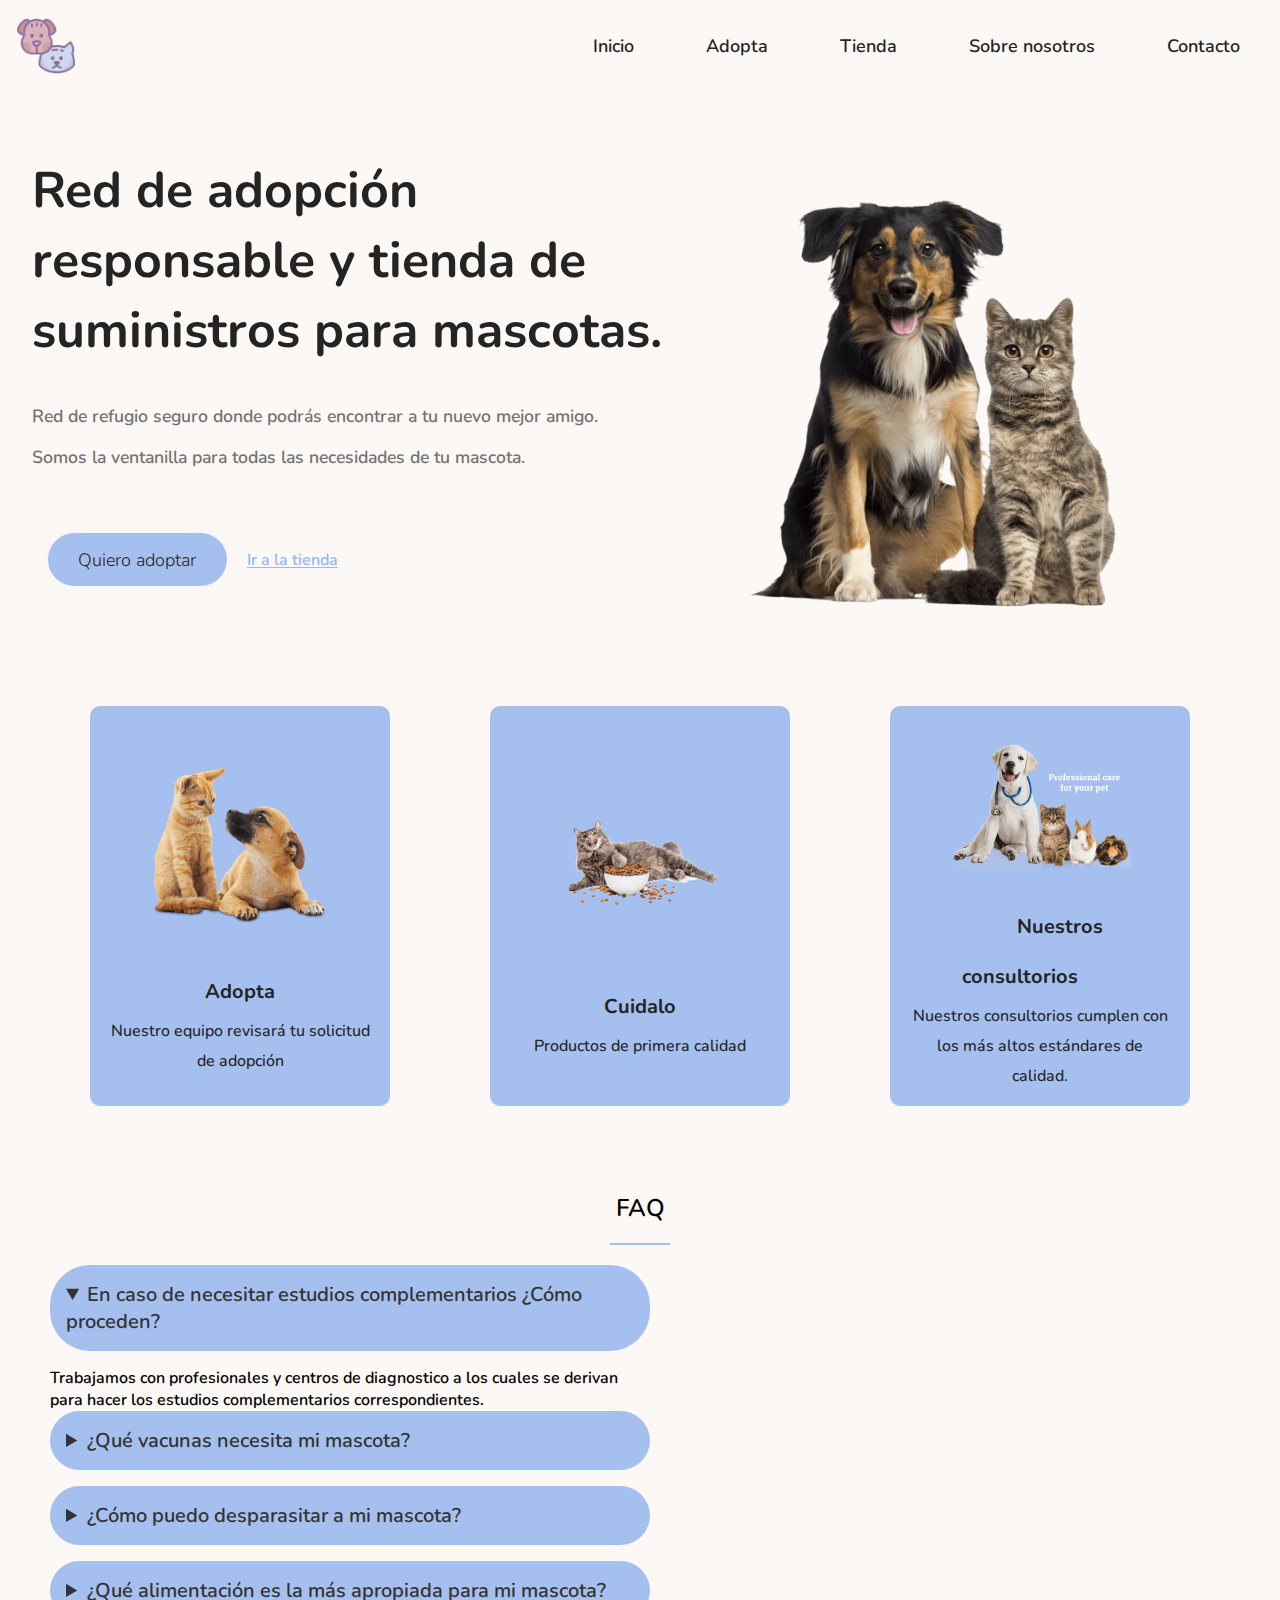
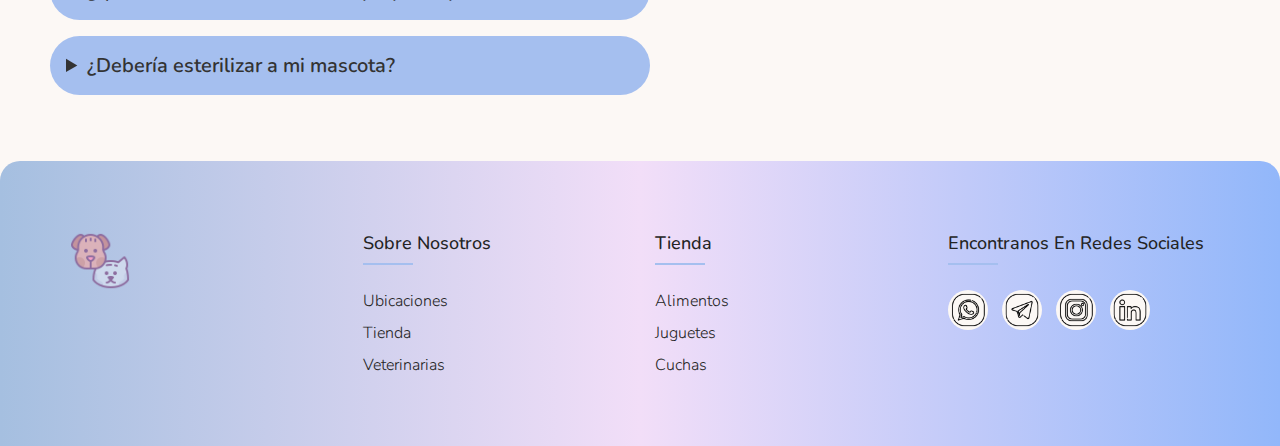
<file: index.html>
<!DOCTYPE html>
<html lang="en">

<head>
  <meta charset="UTF-8" />
  <meta http-equiv="X-UA-Compatible" content="IE=edge" />
  <meta name="viewport" content="width=device-width, initial-scale=1.0" />
  <link rel="icon" href="./icons/icons8-pets-64.ico" />
  <link rel="stylesheet" href="css/style.css" />
  <link rel="preconnect" href="https://fonts.googleapis.com">
  <link rel="preconnect" href="https://fonts.gstatic.com" crossorigin>
  <link href="https://fonts.googleapis.com/css2?family=Nunito:wght@300;500;600;700&display=swap" rel="stylesheet">
  <title>DyC: cuida a tus amigos</title>
</head>

<body>

  <header>
    <div class="logo">
      <img src="./icons/icons8-pets-64-colored.png" alt="logo" />
      <!-- <h2>D&C</h2> -->
    </div>

    <nav>
      <div class="desktop-menu">
        <ul>
          <li><a href="./index.html">Inicio</a></li>
          <li><a href="">Adopta</a></li>
          <li><a href="">Tienda</a></li>
          <li><a href="">Sobre nosotros</a></li>
          <li><a href="./contacto.html">Contacto</a></li>
        </ul>
      </div>


      <img src="./icons/icons8-menu-64.png" alt="menu" class="menu">
      <div class="mobile-menu inactive">
        <ul>
          <li><a href="./index.html">Inicio</a></li>
          <li><a href="">Adopta</a></li>
          <li><a href="">Tienda</a></li>
          <li><a href="">Sobre nosotros</a></li>
          <li><a href="./contacto.html">Contacto</a></li>
        </ul>
      </div>

    </nav>
    </div>



    </div>
  </header>



  <main>
    <div class="main-container">


      <section class="left">
        <div class="title">
          <h1>Red de adopción <br> responsable y
            tienda de <br>suministros para mascotas.</h1>
        </div>
        <p class="text">
          Red de refugio seguro donde podrás encontrar a tu nuevo mejor amigo.
          Somos la ventanilla para todas las necesidades de tu mascota.

        </p>
        <a href="" class="button adopt">
          Quiero adoptar
        </a>
        <a href="" class="link">Ir a la tienda</a>

      </section>


      <section class="right">
        <img src="./images/dogandcat.png" alt="perro y gato" class="cat-and-dog">
      </section>

    </div>

    <section class="info">

      <div class="box-info">
        <div class="img-product"> <img src="./images/pngwing.com.png" alt=""></div>
        <a href="./adopta.html">
          <div class="img-text">
            <span class="img-title">Adopta</span>
            <p>Nuestro equipo revisará tu solicitud de adopción</p>
          </div>
        </a>

      </div>

      <div class="box-info">
        <div class="img-product"><img src="./images/cat-and-cat-food.png" alt=""></div>
        <a href="./tienda.html">
          <div class="img-text">
            <span class="img-title">Cuidalo</span>
            <p>Productos de primera calidad</p>
          </div>
        </a>
      </div>

      <div class="box-info">
        <div class="img-product"><img src="/images/profesionals.png" alt=""></div>
        <a href="./sobre-nosotros.html">
          <div class="img-text">
            <span class="img-title">Nuestros consultorios</span>
            <p>Nuestros consultorios cumplen con los más altos estándares de calidad.</p>
          </div>
        </a>
      </div>

    </section>
    </div>

    <div class="faq">
      <div class="faq-title">
        <h2>FAQ</h2>
      </div> 
      <details open>
        <summary>En caso de necesitar estudios complementarios ¿Cómo proceden?</summary>
        <div class="faq-content">
          <p>Trabajamos con profesionales y centros de diagnostico a los cuales se derivan para hacer los estudios complementarios correspondientes.</p>
        </div>
      </details>
      <details>
        <summary>¿Qué vacunas necesita mi mascota?</summary>
        <div class="faq-content">
          <p>Como es lógico, cada mascota necesita vacunas diferentes, dependiendo de la raza, la ubicación y el momento de su vida. El veterinario puede darte información valiosísima sobre las necesidades médicas particulares de tu mascota; dispondrá de un calendario de vacunación. Las vacunas más frecuentes en el caso de los perros son la del moquillo,  parvovirus,  influenza,  rabia,  hepatitis  y  leptospirosis, entre otras.</p>
        </div>
      </details>
      <details>
        <summary>¿Cómo puedo desparasitar a mi mascota?</summary>
        <div class="faq-content">
          <p>Esto también depende mucho de la zona de residencia del animal, así como de su estilo de vida. Un perro que pasa la mayor parte del día en el exterior se expone a más parásitos que los que viven en interior y sólo salen a la calle en los momentos de paseo y ejercicio. En función de las necesidades concretas de tu amigo, nuestro veterinario decidirá qué es lo que más le conviene. Como probablemente ya sepas, existen dos tipos de medicamentos antiparasitarios, internos y externos, y cada uno tiene una finalidad diferente. No es cuestión de elegir, sino que se complementan uno a otro, los dos son necesarios. Los antiparasitarios se presentan de diferentes maneras, como en pastillas, en spray, pipetas, jarabes…</p>
        </div>
      </details>
      <details>
        <summary>¿Qué alimentación es la más apropiada para mi mascota?</summary>
        <div class="faq-content">
          <p>La alimentación correcta (tanto el tipo como la cantidad) depende de diferentes factores, como la edad, el tamaño, el nivel de actividad de la mascota, e incluso se fabrican piensos especialmente indicados para razas concretas. Nuestro Veterinario les dirá el tamaño y periodicidad de las dosis diarias. Otra cosa importante a tener en cuenta son las golosinas. Es importante saber bien cuáles son más sanas y qué cantidades convienen más para mantener una buena salud y evitar el sobrepeso de tu mascota.</p>
        </div>
      </details>
      <details>
        <summary>¿Debería esterilizar a mi mascota?</summary>
        <div class="faq-content">
          <p>A no ser que desees que tu perro o gato tenga cachorritos, los veterinarios recomiendan esterilizarlos. Así, además de evitar camadas no deseadas, también prevendremos ciertas enfermedades. Nuestro Veterinario les dirá cuál es el momento más apropiado para esterilizar a tu mascota. No tengas miedo de la operación, se trata de una cirugía sencilla que no suele presentar complicaciones.</p>
        </div>
      </details>
    </div>
  </main>
</body>

<footer class="footer">
  <div class="footer-container">
    <div class="row">
      <div class="footer-col">
        
        <ul>
          <li class="logo"><img src="./icons/icons8-pets-64-colored.png" alt=""></li>
        </ul>
      </div>
      <div class="footer-col">
        <h4>sobre nosotros</h4>
        <ul>
          <li><a href="#">ubicaciones</a></li>
          <li><a href="#">tienda</a></li>
          <li><a href="#">veterinarias</a></li>
        </ul>
      </div>
      <div class="footer-col">
        <h4>tienda</h4>
        <ul>
          <li><a href="#">alimentos</a></li>
          <li><a href="#">juguetes</a></li>
          <li><a href="#">cuchas</a></li>
        </ul>
      </div>
      <div class="footer-col">
        <h4>encontranos en redes sociales</h4>
        <div class="social-links">
          <a href="#"><img src="./icons/whatsapp.png" alt=""></a>
          <a href="#"><img src="./icons/telegrama.png" alt=""></a>
          <a href="#"><img src="./icons/instagram.png" alt=""></a>
          <a href="#"><img src="./icons/linkedin.png" alt=""></a>
        </div>
      </div>
    </div>
  </div>
</footer>


<script src="./main.js"></script>
</html>
</file>
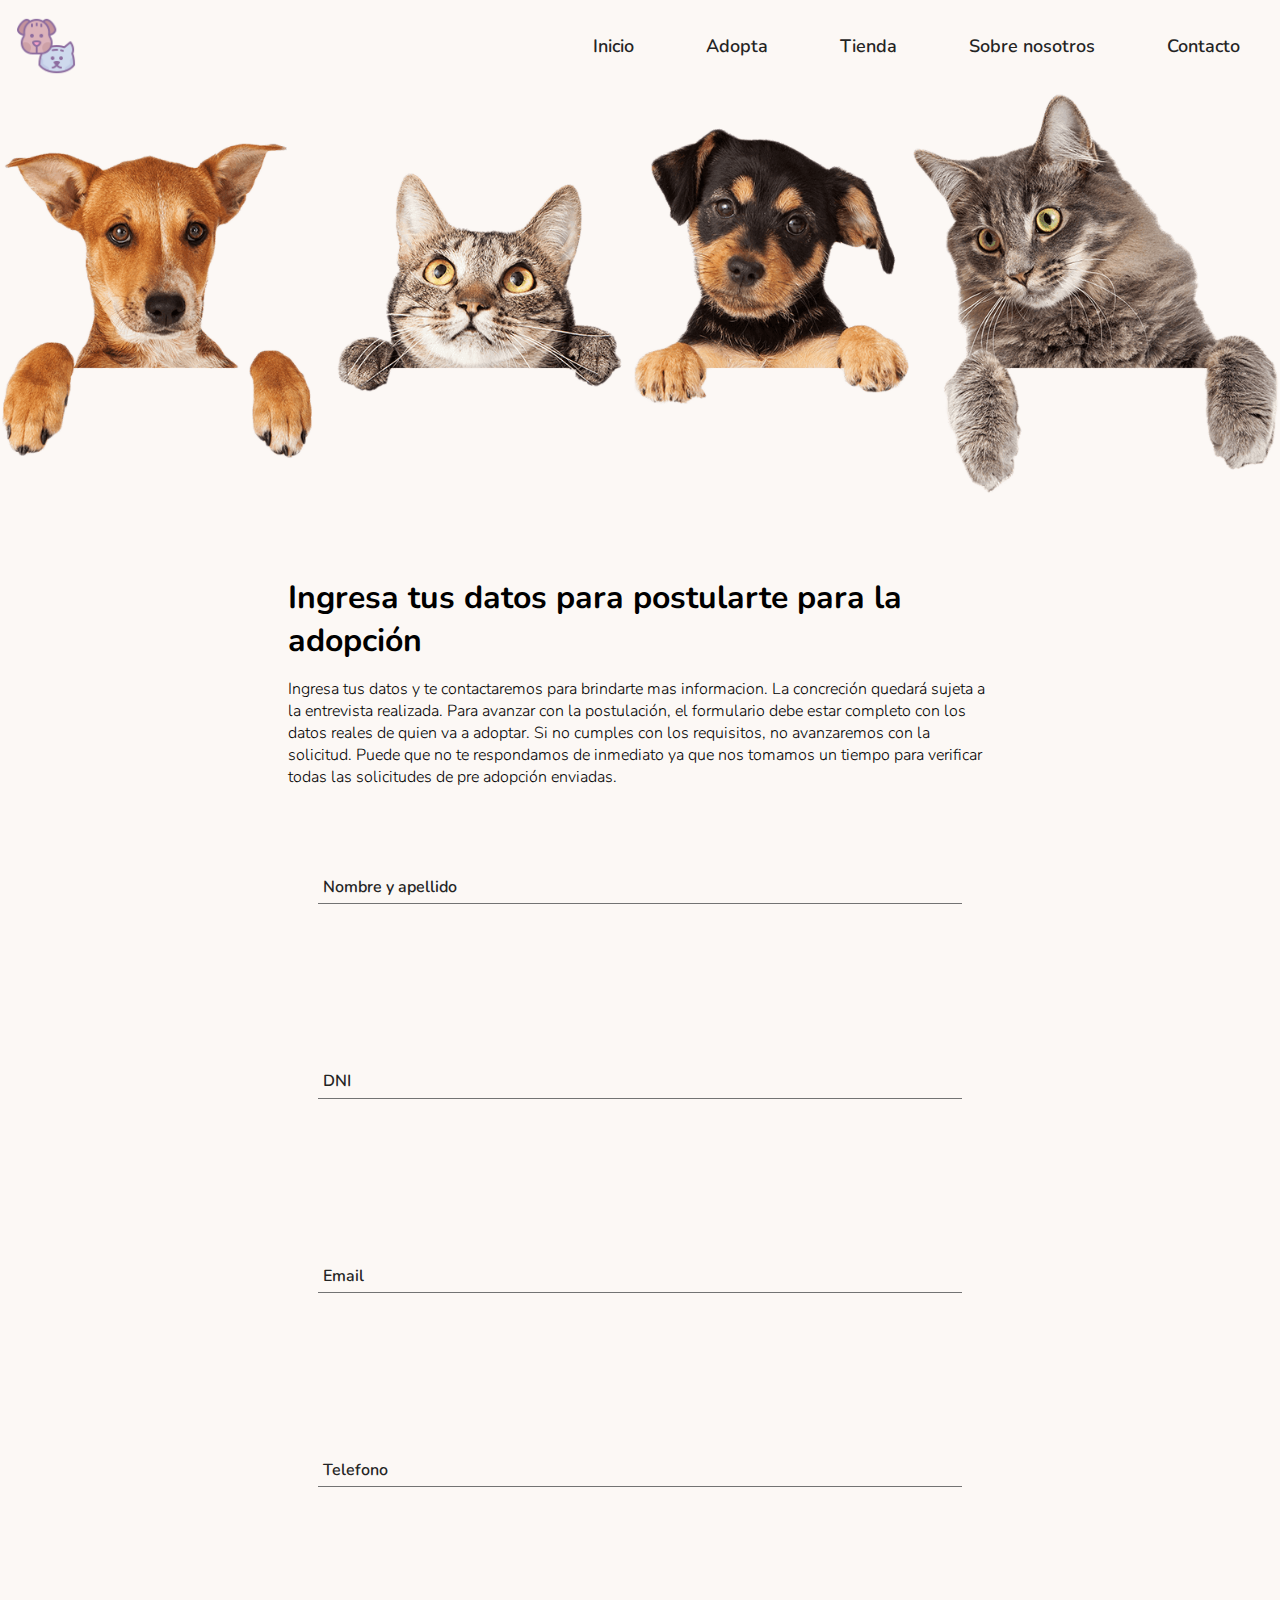
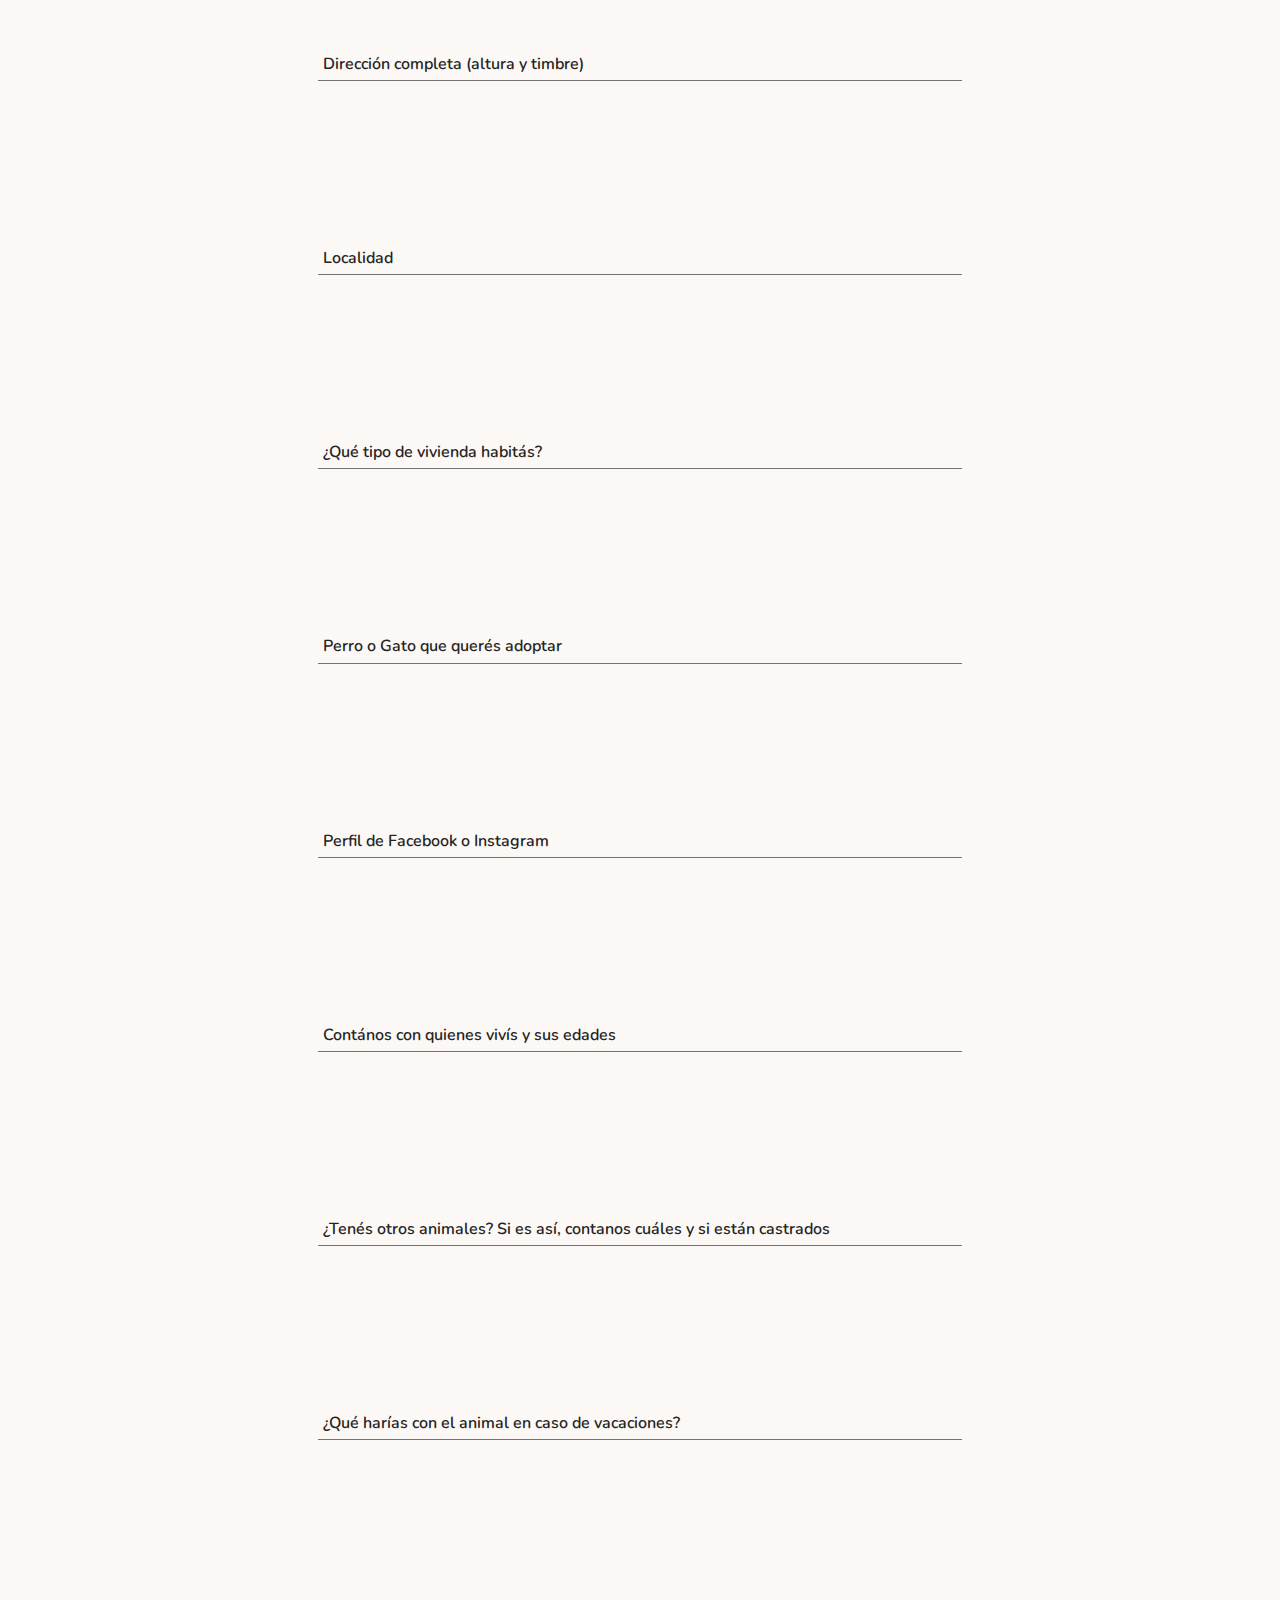
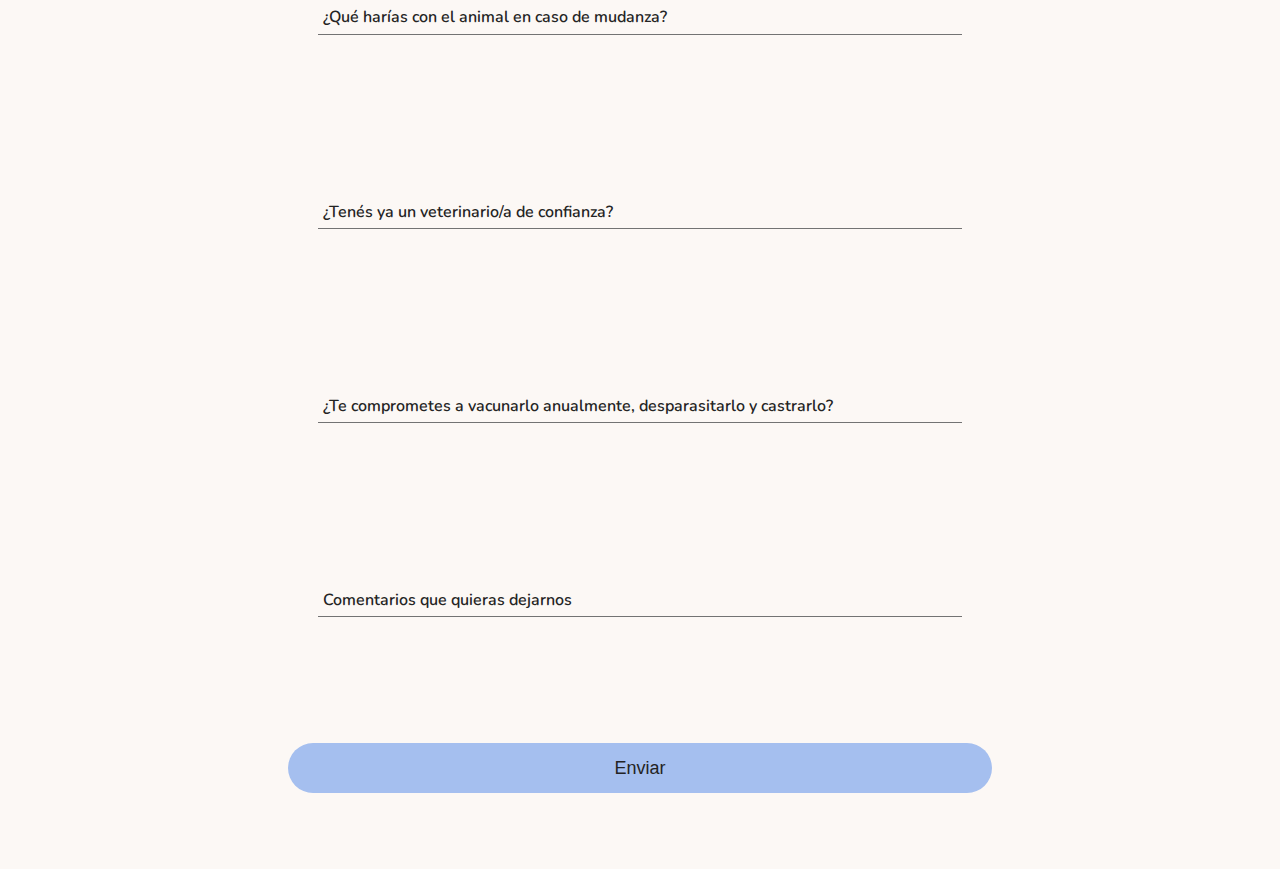
<file: contacto.html>
<!DOCTYPE html>
<html lang="en">
  <head>
    <meta charset="UTF-8" />
    <meta http-equiv="X-UA-Compatible" content="IE=edge" />
    <meta name="viewport" content="width=device-width, initial-scale=1.0" />
    <link rel="icon" href="./icons/icons8-pets-64.ico" />
    <link rel="stylesheet" href="css/style.css" />
    <link rel="preconnect" href="https://fonts.googleapis.com">
    <link rel="preconnect" href="https://fonts.gstatic.com" crossorigin>
    <link href="https://fonts.googleapis.com/css2?family=Nunito:wght@300;500;600;700&display=swap" rel="stylesheet">
    <title>DyC: cuida a tus amigos</title>
  </head>
<body>
    <header>
        <div class="logo">
            <img src="./icons/icons8-pets-64-colored.png" alt="logo" />
            <!-- <h2>D&C</h2> -->
        </div>

        <nav>
          <div class="desktop-menu">
          <ul>
            <li><a href="./index.html">Inicio</a></li>
            <li><a href="">Adopta</a></li>
            <li><a href="">Tienda</a></li>
            <li><a href="">Sobre nosotros</a></li>
            <li><a href="./contacto.html">Contacto</a></li>
          </ul>
          </div>


          <img src="./icons/icons8-menu-64.png" alt="menu" class="menu">
          <div class="mobile-menu inactive">
          <ul>
            <li><a href="./index.html">Inicio</a></li>
            <li><a href="">Adopta</a></li>
            <li><a href="">Tienda</a></li>
            <li><a href="">Sobre nosotros</a></li>
            <li><a href="">Contacto</a></li>
          </ul>
          </div>

        </nav>
      </div>

      </div>
    </header>


    <img src="/images/form.png" alt="perros y gatos" class="form-image">


<div class="contacto-container">
    <form action="#" class="form-show"  id="form">
        <h1 class="form-title">Ingresa tus datos para postularte para la adopción</h1>
        <p class="form-description"> Ingresa tus datos y te contactaremos para brindarte mas informacion. La concreción quedará sujeta a  la entrevista realizada. Para avanzar con la postulación, el formulario debe estar completo con los datos reales de quien va a adoptar. Si no cumples con los requisitos, no avanzaremos con la solicitud. Puede que no te respondamos de inmediato ya que nos tomamos un tiempo para verificar todas las solicitudes de pre adopción enviadas.</p>

        <div class="form-container">
          <div class="form-group">
            <input type="text" name="name" id="name" class="form-input" placeholder=" ">
            <label for="name" class="form-label">Nombre y apellido</label>
            <span class="form-line"></span>
          </div>

          <div class="form-group">
            <input type="number" name="dni" id="dni" class="form-input" placeholder=" ">
            <label for="dni" class="form-label">DNI</label>
            <span class="form-line"></span>
          </div>

          <div class="form-group">
            <input type="email" name="email" id="email" class="form-input" placeholder=" ">
            <label for="email" class="form-label">Email</label>
            <span class="form-line"></span>
          </div>

          <div class="form-group">
            <input type="tel" name="tel" id="telefono" class="form-input" placeholder=" ">
            <label for="telefono" class="form-label">Telefono</label>
            <span class="form-line"></span>
          </div>

          <div class="form-group">
            <input type="adress" name="adress" id="direccion" class="form-input" placeholder=" ">
            <label for="direccion" class="form-label">Dirección completa (altura y timbre)</label>
            <span class="form-line"></span>
          </div>

          <div class="form-group">
            <input type="text" name="localidad" id="localidad" class="form-input" placeholder=" ">
            <label for="localidad" class="form-label">Localidad</label>
            <span class="form-line"></span>
          </div>

          <div class="form-group">
            <input type="text" name="vivienda" id="vivienda" class="form-input" placeholder=" ">
            <label for="vivienda" class="form-label">¿Qué tipo de vivienda habitás?</label>
            <span class="form-line"></span>
          </div>

          <div class="form-group">
            <input type="text" name="mascota" id="adoptar" class="form-input" placeholder=" ">
            <label for="adoptar" class="form-label">Perro o Gato que querés adoptar</label>
            <span class="form-line"></span>
          </div>

          <div class="form-group">
            <input type="text" name="instagram" id="socials" class="form-input" placeholder=" ">
            <label for="socials" class="form-label">Perfil de Facebook o Instagram</label>
            <span class="form-line"></span>
          </div>

          <div class="form-group">
            <input type="text" name="familiares" id="convive" class="form-input" placeholder=" ">
            <label for="convive" class="form-label">Contános con quienes vivís y sus edades</label>
            <span class="form-line"></span>
          </div>

          <div class="form-group">
            <input type="text" name="otrosanimales" id="otros-animales" class="form-input" placeholder=" ">
            <label for="otros-animales" class="form-label">¿Tenés otros animales? Si es así, contanos cuáles y si están castrados</label>
            <span class="form-line"></span>
          </div>

          <div class="form-group">
            <input type="text" name="vacaciones" id="animal-caso-vacaciones" class="form-input" placeholder=" ">
            <label for="animal-caso-vacaciones" class="form-label">¿Qué harías con el animal en caso de vacaciones?</label>
            <span class="form-line"></span>
          </div>

          <div class="form-group">
            <input type="text" name="mudanza" id="animal-caso-mudanza" class="form-input" placeholder=" ">
            <label for="animal-caso-mudanza" class="form-label">¿Qué harías con el animal en caso de mudanza?</label>
            <span class="form-line"></span>
          </div>

          <div class="form-group">
            <input type="text" name="vet" id="veterinario" class="form-input" placeholder=" ">
            <label for="veterinario" class="form-label">¿Tenés ya un veterinario/a de confianza?</label>
            <span class="form-line"></span>
          </div>

          <div class="form-group">
            <input type="text" name="compromiso" id="compromiso" class="form-input" placeholder=" ">
            <label for="compromiso" class="form-label">¿Te comprometes a vacunarlo anualmente, desparasitarlo y castrarlo?</label>
            <span class="form-line"></span>
          </div>

          <div class="form-group">
            <input type="text" name="comentarios" id="comentarios" class="form-input" placeholder=" ">
            <label for="comentarios" class="form-label">Comentarios que quieras dejarnos</label>
            <span class="form-line"></span>
          </div>

          <input type="submit" class="button form-submit" id="submitButton" value="Enviar">

        </div>
    </form>

</div>

</body>
<script src="./main.js"></script>
</html>
</file>
<file: css/style.css>
:root {
    --primary-color: #A5BFEF;
    --primary-color-lighter: #DEE7F8;
    --secondary-color: #92B7FA;
    --background-color: #FCF8F5;
    --text-input-form-color: #F7F7F7;
    --text-primary-color: #242424;
    --text-secondary-color: #737373;
    --text-light-color: rgb(219, 219, 219);
}

* {
    margin: 0;
    padding: 0;
    box-sizing: border-box;
}

body {
    font-family: 'Nunito', sans-serif;
    font-weight: 600;
    background-color: var(--background-color);    
    /* padding: 1.7rem 0 2rem; */
    width: 100%;
    min-height: 100vh;
}

.show {
    pointer-events: all;
    opacity: 1;
}

img {
    width: 100%;
}


header {
    display: flex;
    justify-content: space-between;
    align-items: center;
    padding: 1rem;
}

.logo {
    display: flex;
    align-items: center;
    cursor: pointer;
}

.logo img {
    width: 60px;
    /* margin-right: 0.6rem;
    margin-top: -0.6rem; */
}

.logo h3 {
    color: var(--text-primary-color);
    font-size: 1.56;
    line-height: 1.2;
    font-weight: 700;
}

nav {
    display: flex;
    justify-content: space-between;
    padding: 8px 24px;
}

nav ul {
    display: flex;
    list-style: none;
    align-items: center;
}

nav a {
    display: inline-block;
    color:var(--text-primary-color);
    margin-left: 4.5rem;
    text-decoration: none;
    font-size: 18px;
}

nav a:hover {
    color: var(--secondary-color);
    transform: scale(1.05s);
}

h1 {
    font-size: 50px;
}

/* menu mobile */

.menu {
    display: none;
    width: 32px;
    height: 32px;
}

.mobile-menu {
    background-color: var(--background-color);
    position: absolute;
    top: 60px;
    left: 0;
    padding: 24px;
    width: 100%;
}
.mobile-menu a {
    text-decoration: none;
    color: var(--text-primary-color);
    font-weight: bold;
    font-size: 1.2rem;
}
.mobile-menu ul {
    padding: 0;
    margin: 24px 0 0;
    list-style: none;
}



.button {
    display: inline-block;
    padding: .9rem 1.9rem;
    color: var(--text-primary-color);
    background-color: var(--primary-color);
    transition: 0.3s;
    cursor: pointer;    
    border-radius: 40px;
    font-size: 18px;
    font-weight: 300;
}

.button:hover {
    background: var(--secondary-color);
    transform: scale(1)!important;
}


.main-container {
    max-width: 82rem;
    width: 100%;
    margin: auto;
    padding: 4rem 2rem;
    z-index: 10;
    display: grid;
    grid-template-columns: repeat(2, minmax(50%, 50%));
    align-items: center;
    justify-content:space-between;
    gap: 38px;
}

.title {
    font-size: 1.4rem;
    color: var(--text-primary-color);
    line-height: 1.4;
}

.text {
    color: var(--text-secondary-color);
    font-size: 1.1rem;
    margin: 1.9rem 0 2.5rem;
    max-width: 600px;
    line-height: 2.3;
}

.left {
    width: 50vw;
}

.left a {
    color: var(--text-primary-color);
}

.left .link {
    color: var(--secondary-color);
}

.left .link:hover {
    color: var(--text-secondary-color);
}

.righ {
    width: 50vw;
}

.adopt {
    box-shadow: 0 0 40px 2px whitesmoke;
    text-decoration: none;
    margin: 1rem;
}

.cat-and-dog {
    width: 400px;
    transform: translate(15%, 25px);
}

.info {
    display: flex;
    flex-wrap: wrap;
    justify-content: center;
    align-items: center;
}

.box-info {
    position: relative;
    display: flex;
    flex-direction: column;
    align-items: center;
    justify-content: center;
    width: 300px;
    height: 400px;
    border-radius: 10px;
    background-color: var(--primary-color);
    text-align: center;
    margin: 40px 50px;
    padding: 20px;
    transition: .3s;
}

.box-info a {
    text-decoration: none;
    color: var(--text-primary-color);
}

.box-info a:visited {
    text-decoration: none;
    color: var(--text-primary-color);
}

.box-info:hover {
    background: var(--secondary-color);
    transition: .3s;
}

.img-product {
    display: flex;
    justify-content: center;
    align-items: center;
    width: 220px;
    height: 220px;
    border-radius: 50%;
    margin-bottom: 10px;
    padding: 20px;
    background-position: center center;
}

.img-text {
    font-size: 24px;
    font-weight: 700;
    line-height: 48px;
    cursor: pointer;
}
 
.img-title {
    padding-top: 20px;
    font-size: 20px;
    width: 50px;
    margin: 40px;
}

.img-text p {
    font-size: 16px;
    font-weight: 500;
    line-height: 30px;
}

.faq {
    margin: 50px;
    display: flex;
    flex-direction: column;
    flex-wrap: wrap;
    align-items: center;
    justify-content: center;
}

.faq-title h2 {
    position: relative;
    margin-bottom: 45px;
    display: inline-block;
    font-weight: 600;
    line-height: 1;
  }

.faq-title h2::before {
      content: "";
      position: absolute;
      left: 50%;
      width: 60px;
      height: 2px;
      background: var(--primary-color);
      bottom: -25px;
      margin-left: -30px;
  }

.faq-title p {
    padding: 0 190px;
    margin-bottom: 10px;
  }

summary {
    font-size: 1.25rem;
    font-weight: 600;
    background-color:var(--primary-color);
    color: #333;
    padding: 1rem;
    margin-bottom: 1rem;
    outline: none;
    text-align: left;
    cursor: pointer;
    position: relative;
    border-radius: 40px;
    width: 600px;
  }

summary:hover {
    background: rgb(239, 219, 227);
    background: radial-gradient(circle, rgb(239, 219, 227) 0%, rgba(148,187,233,1) 90%);
}

.faq-content {
    width: 600px;
}

details {
    width: -webkit-fill-available;
}

details > summary::after {
    position: absolute;
    right: 20px;
    width: -webkit-fill-available;
  }

details[open] > summary::after {
    position: absolute;
    right: 20px;
    width: -webkit-fill-available;
  }

details > summary::-webkit-details-marker {
    display: none;
  }

details[open] summary ~ * {
    animation: sweep .5s ease-in-out;
  }

@keyframes sweep {
    0%    {opacity: 0; margin-top: -10px}
    100%  {opacity: 1; margin-top: 0px}
  }


.footer-container{
	max-width: 1170px;
	margin:auto;
}

.row{
	display: flex;
	flex-wrap: wrap;
}

ul{
	list-style: none;
}

.footer{
	background: rgb(165,191,224);
    background: linear-gradient(90deg, rgba(165,191,224,1) 0%, rgba(242,222,248,1) 50%, rgba(146,183,250,1) 100%);
    padding: 70px 0;
    border-radius: 20px 20px 0 0;
}

.footer-col{
   width: 25%;
   padding: 0 15px;
}

.footer-col h4{
	font-size: 18px;
	color: var(--text-primary-color);
	text-transform: capitalize;
	margin-bottom: 35px;
	font-weight: 500;
	position: relative;
}

.footer-col h4::before{
	content: '';
	position: absolute;
	left:0;
	bottom: -10px;
	background-color: var(--primary-color);
	height: 2px;
	box-sizing: border-box;
	width: 50px;
}

.footer-col ul li:not(:last-child){
	margin-bottom: 10px;
}

.footer-col ul li a{
	font-size: 16px;
	text-transform: capitalize;
	color: var(--text-secondary-color);
	text-decoration: none;
	font-weight: 300;
	color: var(--text-primary-color);
	display: block;
	transition: all 0.3s ease;
}

.footer-col ul li a:hover{
	color: var(--text-secondary-color);
	padding-left: 8px;
}

.footer-col .social-links a{
	display: inline-block;
	height: 40px;
	width: 40px;
	background-color: var(--background-color);
	margin:0 10px 10px 0;
	text-align: center;
	line-height: 40px;
	border-radius: 50%;
	color: #ffffff;
	transition: all 0.5s ease;
}

.footer-col .social-links a:hover{
	color: #24262b;
	background-color: #ffffff;
}


/* FORMULARIO */

.contacto-container {
    display: flex;
    align-items: center;
    justify-content: center;
}

.form-show {
    display: flex;
    flex-direction: column;
    box-sizing: border-box;
    margin: 4px;
    padding: 4.5em 3em;
    /* border-radius: 10px;
    box-shadow: 0 5px 10px -5px rgb(219, 219, 219); */
    /* text-align: center; */
    transition: transform 0.4s, top 0.4s;
    width: 100%;
    max-width: 800px;
    
}

.form-title {
    font-size: 2rem;
    margin-bottom: .5em;
}

.form-description {
    font-weight: 300;
}

.form-container {
    margin-top: 3em;
    display: grid;
    gap: 6em;
}

.form-group {
    margin: 30px;
    position: relative;
    color: var(--text-primary-color);
}

.form-input {
    width: 100%;
    background: none;
    color: var(--text-secondary-color);
    font-size: 1rem;
    padding:  .6em .3em;
    border: none;
    outline: none;
    border-bottom: 1px solid var(--text-secondary-color);
}

.form-input:not(:placeholder-shown){
    color: var(--text-primary-color);
}

.form-input:focus + .form-label, .form-input:not(:placeholder-shown) + .form-label {
    transform: translateY(-12px) scale(.7);
    transform-origin: left top;
    color: var(--text-secondary-color);
}

.form-label {
    color: var(--text-primary-color);
    cursor: pointer;
    position: absolute;
    top: 0;
    left: 5px;
    transform: translateY(10px);
    transition: transform .5s, color .3s;
}

.form-submit {
    border: none;
}

.form-line {
    position: absolute;
    bottom: 0;
    left: 0;
    width: 100%;
    height: 1px;
    background-color: var(--primary-color);
    transform: scale(0);
    transform:  left bottom;
    transition: transform .4s;
}

.form-input:focus ~ .form-line, .form-input:not(:placeholder-shown) ~ .form-line {
    transform: scale(1);
} 


.form-image {
    width: 100%;
    /* max-width: 700px;
    margin-left: 500px; */
}


.inactive {
    display: none;
}




/* media queries */

@media screen and (max-width: 610px) {
    .main-container {
        grid-template-columns: 1fr;
    }
    .cat-and-dog {
        display: none;
    }
}


@media screen and (max-width: 768px) {
    .main-container {
        grid-template-columns: repeat(2, minmax(50%, 50%));
    }

    .cat-and-dog {
        width: 60%;
        margin: 60px;
        transform: none;
    }

    nav {
        border: none;
    }
    nav ul {
        flex-direction: column;
    }

    nav a {
        margin: 0;
    }

    nav .desktop-menu, .desktop-menu {
        display: none;
    }
    
    .logo {
        flex-direction: column;
    }

    summary {
        width: auto;
    }
    
    .faq-content p {
        width:-webkit-fill-available;;
    }

    .menu {
        display: block;
    } 

    .mobile-menu {
        top: 100px;
        right: 0;
        width: 100%;
        height: 100%;
        align-items: center;
    }

    .mobile-menu li {
        padding: 2rem;
        align-items: center;
    }

    .box-info {
        width: 400px;
    }

    .footer-col{
        width: 50%;
        margin-bottom: 30px;
    }

}

@media screen and (min-width: 768px) {
    .mobile-menu {
        display: none;
    }
}
</file>
